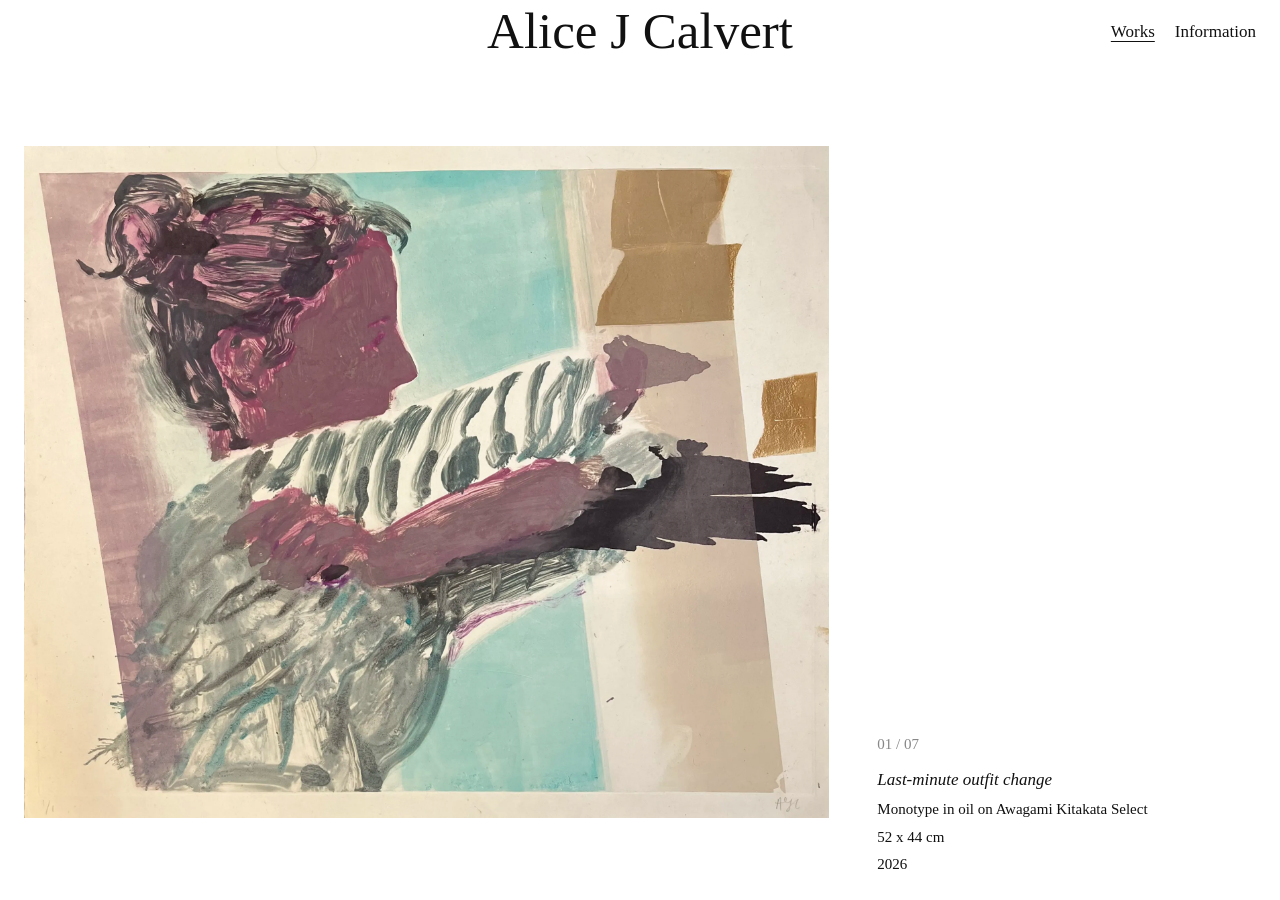
<file: index.html>
<!DOCTYPE html>
<html lang="en">
<head>
  <meta charset="UTF-8">
  <meta name="viewport" content="width=device-width, initial-scale=1">
  <title>AJC </title>
  <link rel="stylesheet" href="style.css">
</head>
<body>

  <header class="nav">
    <a href="index.html" class="nav-home">Alice J Calvert</a>
    <nav class="nav-links">
      <a href="index.html" class="active">Works</a>
      <a href="info.html">Information</a>
    </nav>
  </header>

  <main class="works">
    <!-- Left 2/3: slideshow -->
    <section class="slideshow" aria-label="Slideshow">
      <img id="slide-img" src="" alt="">
      <button class="hit prev" aria-label="Previous image"></button>
      <button class="hit next" aria-label="Next image"></button>
    </section>

    <!-- Right 1/3: overleaf info -->
    <aside class="overleaf">
      <div class="overleaf-text">
        <p class="counter" id="slide-counter"></p>
        <h2 id="slide-title"></h2>
        <p id="slide-details"></p>
        <p id="slide-measurements"></p>
        <p id="slide-year"></p>
      </div>
    </aside>
  </main>

  <script src="script.js"></script>
</body>
</html>
</file>
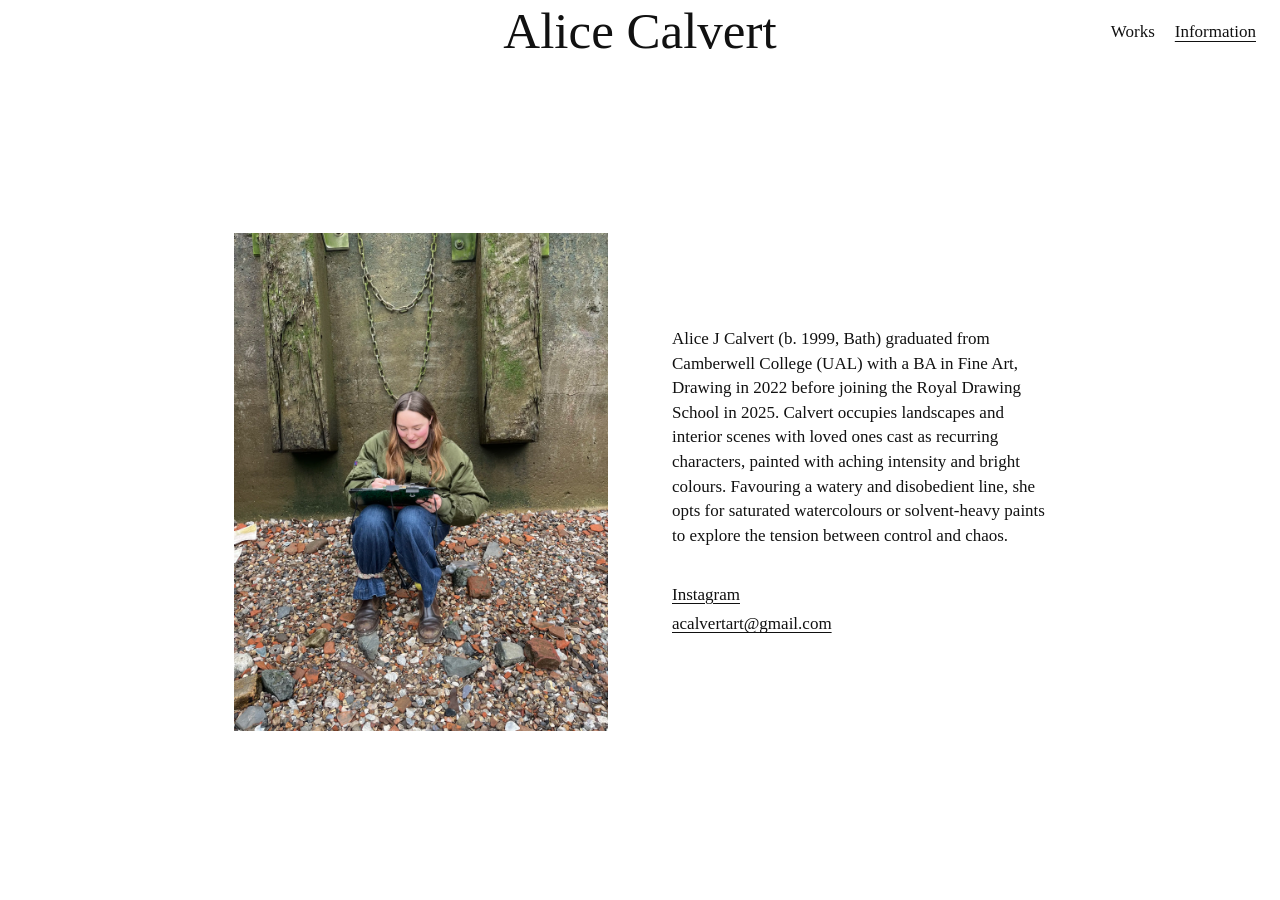
<file: info.html>
<!DOCTYPE html>
<html lang="en">
<head>
  <meta charset="UTF-8">
  <meta name="viewport" content="width=device-width, initial-scale=1">
  <title>AJC - contact</title>
  <link rel="stylesheet" href="style.css">
</head>
<body>

  <header class="nav">
    <a href="index.html" class="nav-home">Alice Calvert</a>
    <nav class="nav-links">
      <a href="index.html">Works</a>
      <a href="info.html" class="active">Information</a>
    </nav>
  </header>

  <main class="info">
     <img class="info-img" src="images/alice-info.webp" alt="sitting-on-thames-bank">
    <div class="info-text">
      <p>
        Alice J Calvert (b. 1999, Bath) graduated from Camberwell College (UAL) with a BA in Fine Art, 
        Drawing in 2022 before joining the Royal Drawing School in 2025. Calvert occupies landscapes and interior scenes 
        with loved ones cast as recurring characters, painted with aching intensity and bright colours. 
        Favouring a watery and disobedient line, she opts for saturated watercolours or solvent-heavy paints to explore 
        the tension between control and chaos.
      </p>

      <ul class="info-links">
        <li><a href="https://instagram.com/alice.calvert" target="_blank" rel="noopener">Instagram</a></li>
        <li><a href="acalvertart@gmail.com">acalvertart@gmail.com</a></li>
      </ul>
    </div>
  </main>

</body>
</html>
</file>
<file: style.css>
/* ---------- Base ---------- */
:root {
  --bg: #ffffff;
  --text: #111111;
  --muted: #888888;
  --nav-height: 64px;
  --gutter: 24px;
  /* --font: "Helvetica Neue", Helvetica, Arial, sans-serif; */
   --font: "Times New Roman", Times, serif;
}

* { box-sizing: border-box; margin: 0; padding: 0; }

html, body {
  height: 100%;
  background: var(--bg);
  color: var(--text);
  font-family: var(--font);
  font-size: 17px;
  /* bumped up for times roman */
  line-height: 1.45;
}

a { color: inherit; text-decoration: none; }
a:hover { color: var(--muted); }

/* ---------- Navigation ---------- */
.nav {
  position: fixed;
  top: 0; left: 0; right: 0;
  height: var(--nav-height);
  display: flex;
  align-items: center;
  justify-content: flex-end;
  padding: 0 var(--gutter);
  background: var(--bg);
  z-index: 10;
}

/* "Home" sits in the exact centre of the viewport */
.nav-home {
  position: absolute;
  left: 50%;
  transform: translateX(-50%);
  font-weight: 400;
  white-space: nowrap;
  font-size: 3rem;
}

.nav-links {
  display: flex;
  gap: 20px;
}

.nav-links a.active {
  text-decoration: underline;
  text-underline-offset: 4px;
}

/* ---------- Works page ---------- */
.works {
  display: grid;
  grid-template-columns: 2fr 1fr;          /* 2/3 images, 1/3 info */
  height: 100vh;
  height: 100dvh;
  padding-top: var(--nav-height);
}

.slideshow {
  position: relative;
  display: flex;
  align-items: center;                     /* vertical centring */
  justify-content: center;
  padding: var(--gutter);
  overflow: hidden;
}

.slideshow img {
  max-width: 100%;
  max-height: 100%;
  object-fit: contain;
  opacity: 0;
  transition: opacity 0.35s ease;
  user-select: none;
}

.slideshow img.visible { opacity: 1; }

/* Invisible click zones: left half = previous, right half = next */
.hit {
  position: absolute;
  top: 0; bottom: 0;
  width: 50%;
  background: none;
  border: none;
}
.hit.prev { left: 0;  cursor: w-resize; }
.hit.next { right: 0; cursor: e-resize; }

/* Overleaf: text pinned to the bottom */
.overleaf {
  display: flex;
  flex-direction: column;
  justify-content: flex-end;
  padding: var(--gutter);
}

.overleaf-text {
  max-width: 40ch;
  transition: opacity 0.35s ease;
}
.overleaf-text.fading { opacity: 0; }

.overleaf h2 {
  font-size: inherit;
  font-weight: 400;
  font-style: italic;
}

.overleaf-text p { 
  font-size: 15px;

}

.overleaf p + p,
.overleaf h2 + p { margin-top: 0.4em; }

.counter { color: var(--muted); margin-bottom: 0.8em; }

/* ---------- Info page ---------- */
.info {
  min-height: 100vh;
  min-height: 100dvh;
  padding: calc(var(--nav-height) + var(--gutter)) var(--gutter) var(--gutter);
  display: flex;
  align-items: center;
  justify-content: center;
    gap: clamp(24px, 5vw, 64px);  
    /* gap shrinks on smaller screens */     
}


/* .info-text {
  max-width: 44ch;
} */

.info-img,
.info-text {
  flex: 0 1 44ch;
  min-width: 0;                      /* lets them shrink below 44ch */
}

.info-img { 
  /* same width as text alongside  */
 width: 100%;
 height:auto;
 max-height: 75vh; 
 /* tall images stay on screen */
 object-fit: contain;
        
  height: auto;
}

.info-text p + p { margin-top: 1em; }

.info-links {
  list-style: none;
  margin-top: 2em;
}
.info-links li + li { margin-top: 0.3em; }
.info-links a { text-decoration: underline; text-underline-offset: 3px; }

/* ---------- Mobile ---------- */
@media (max-width: 760px) {
  :root { 
    --gutter: 16px;
    --nav-height: 120px; } 
    /* taller nav so content starts below it */

  .nav {
    flex-direction: column;
    justify-content: center;
    gap: 6px;
  }
  .nav-home {
    position: static;
    transform: none;
    font-size: 2rem;
  }

  .works {
    grid-template-columns: 1fr;
    grid-template-rows: 1fr auto;          /* image on top, text below */
  }

  .overleaf { padding-top: 0; }

  .info {
    flex-direction: column;
    justify-content: flex-start;
    gap: 20px;
  }

  .info-img {
    flex: none;
    width: 60%;              /* narrower than the screen */
    max-height: 40vh;        /* never more than 40% of the screen height */
    object-fit: contain;
  }
.info-text {
  flex: none;
    width: 85%;
    font-size: 14px;         /* smaller than the 17px body size */
}

  .info-text {
    font-size: 15px;
  }

}
</file>
